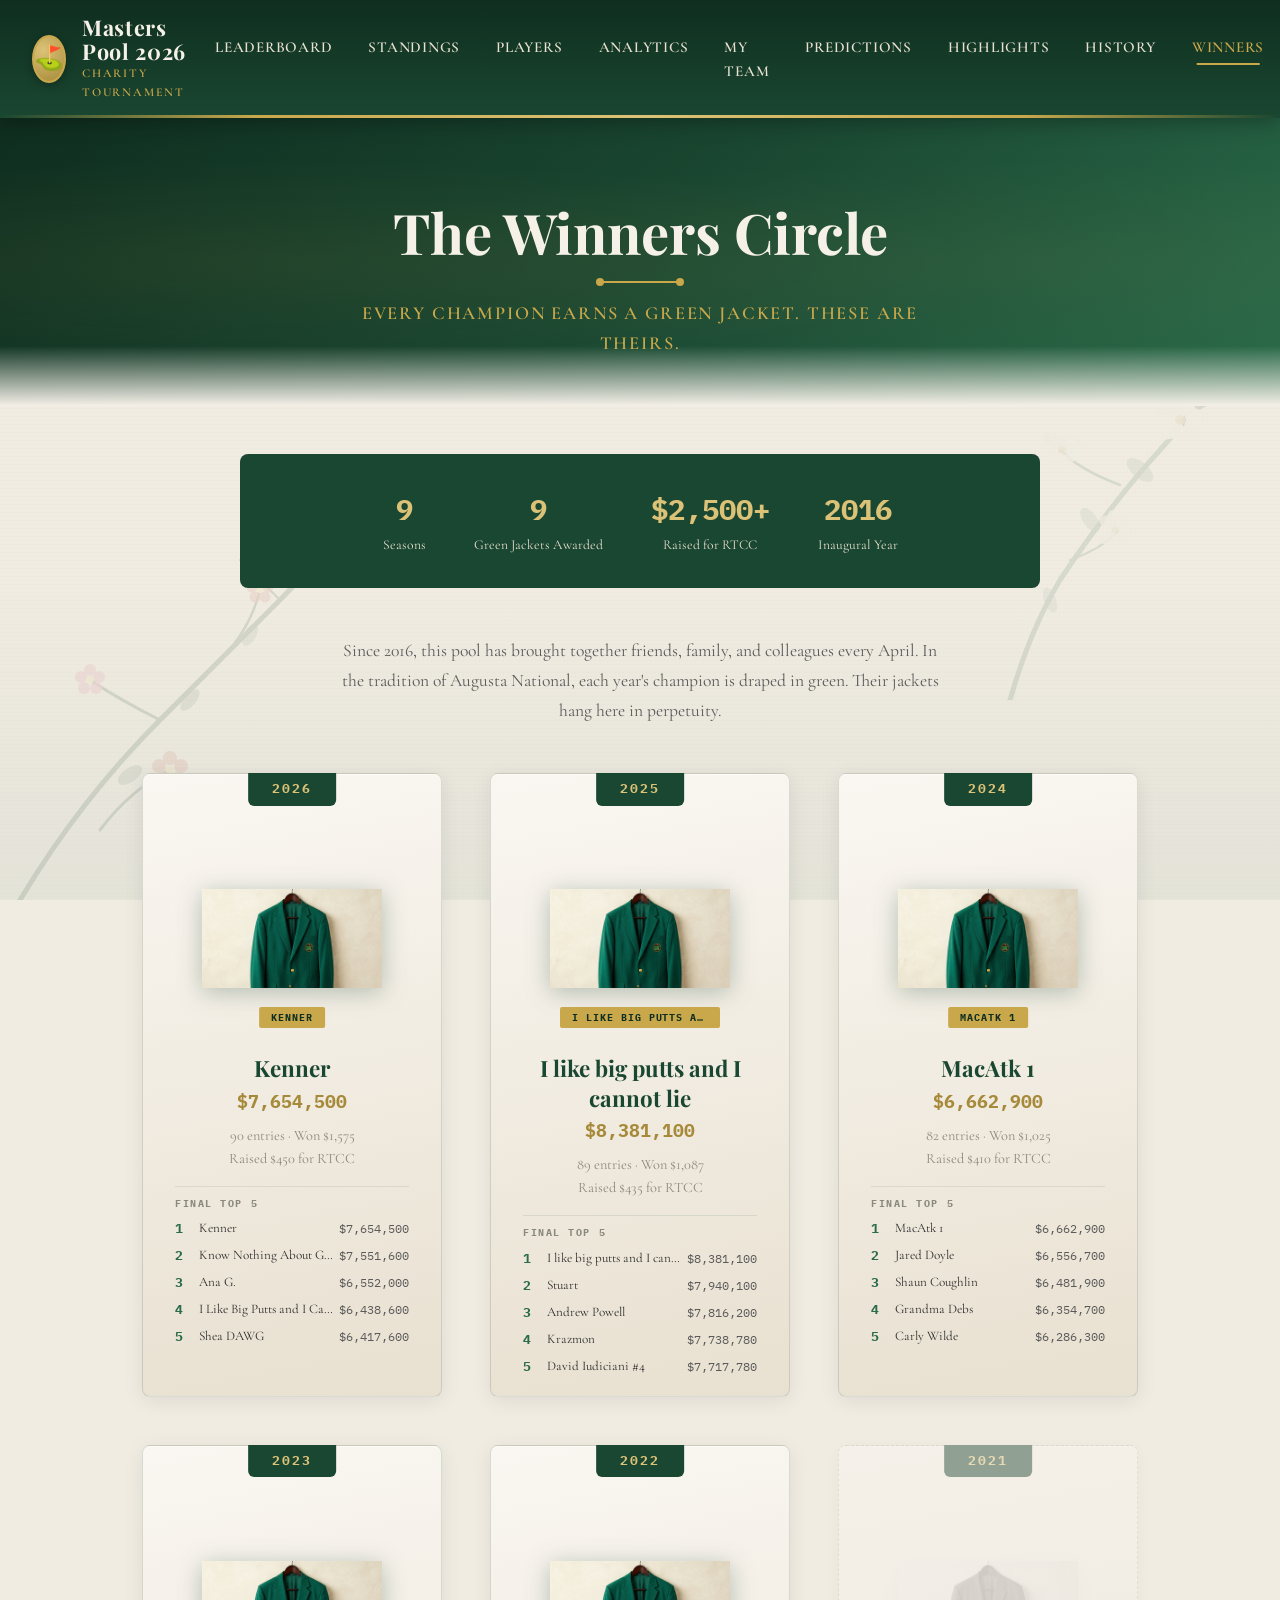
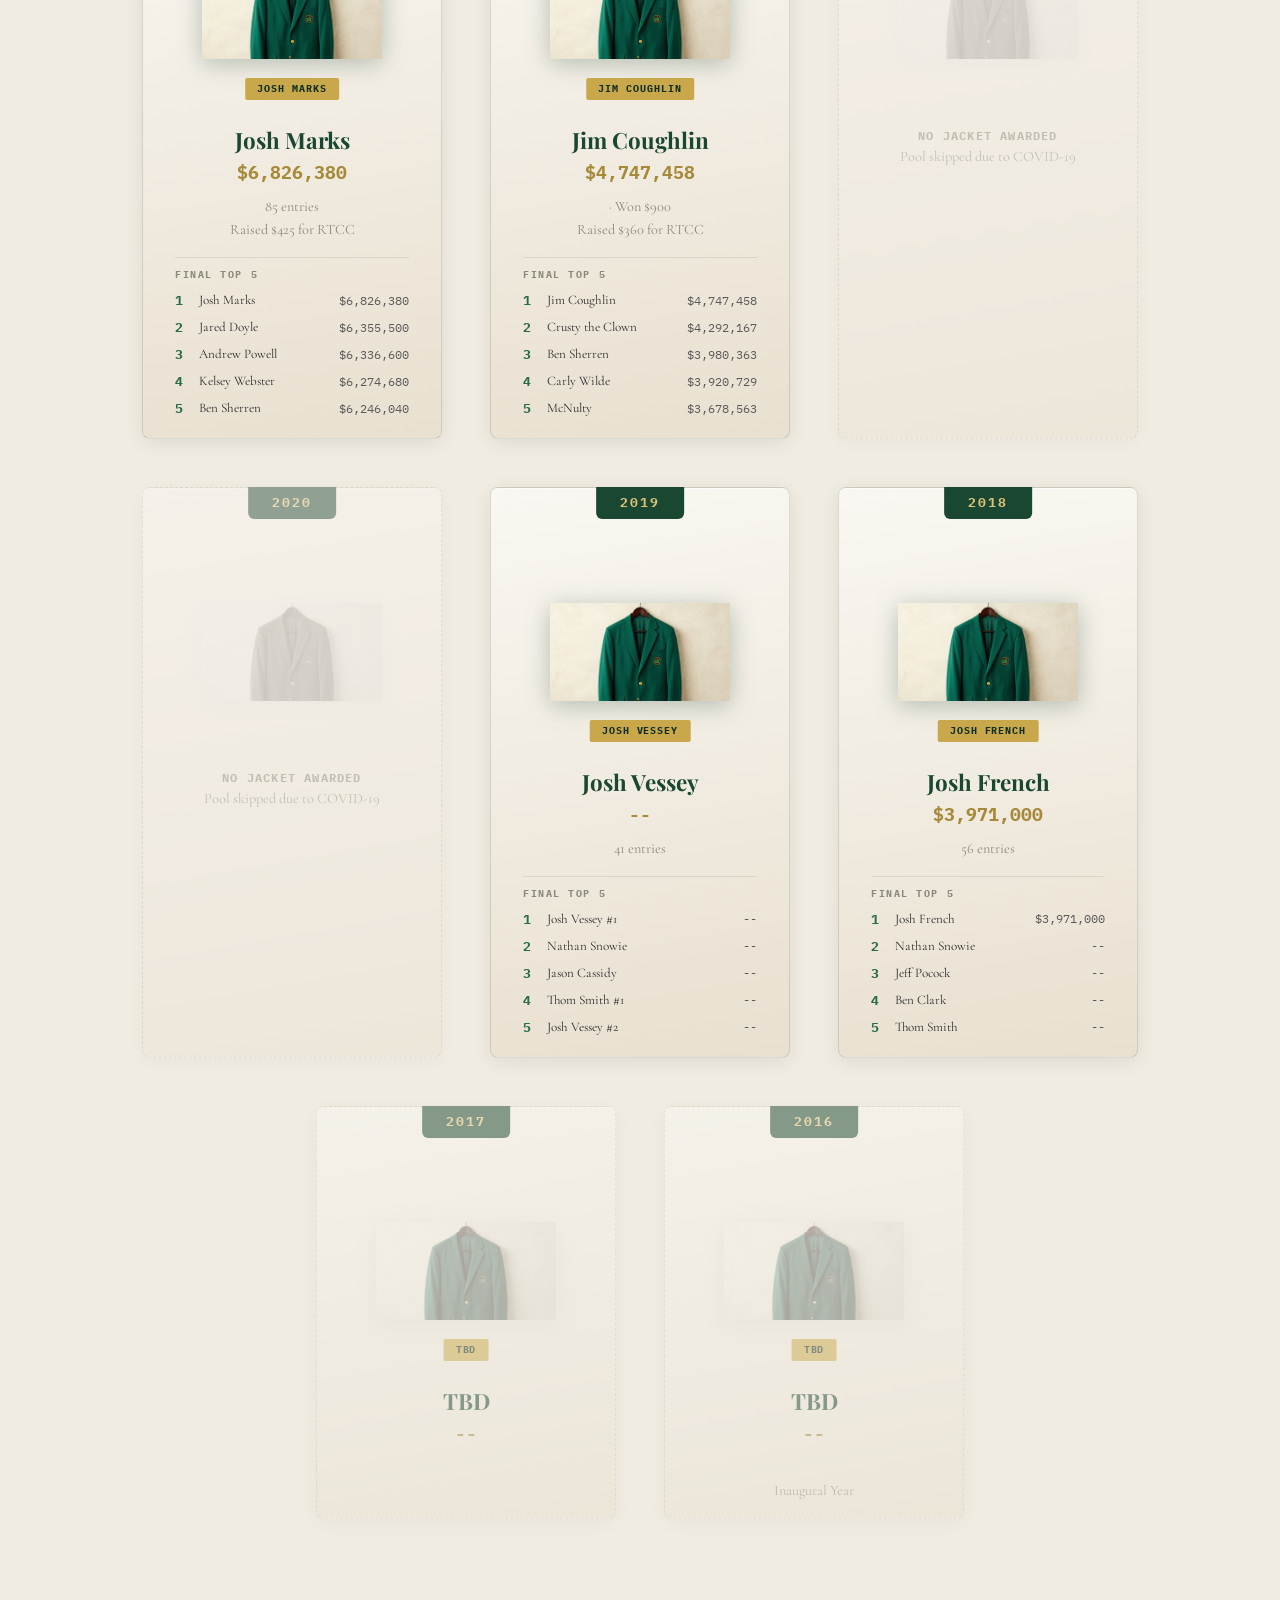
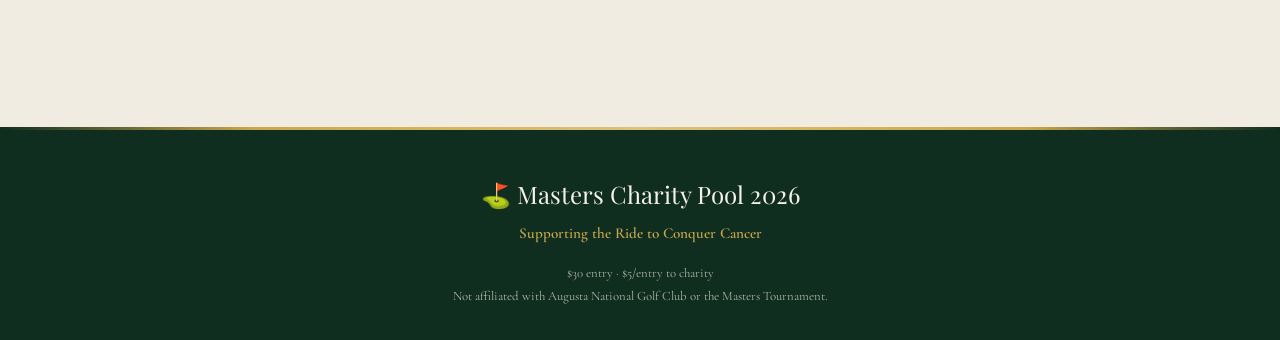
<file: winners.html>
<!DOCTYPE html>
<html lang="en">
<head>
  <meta charset="UTF-8">
  <meta name="viewport" content="width=device-width, initial-scale=1.0">
  <title>Winners Circle — Masters Charity Pool</title>
  <meta name="description" content="The Winners Circle. Every Masters Charity Pool champion, immortalized in green.">
  <link rel="preconnect" href="https://fonts.googleapis.com">
  <link rel="preconnect" href="https://fonts.gstatic.com" crossorigin>
  <link href="https://fonts.googleapis.com/css2?family=Cormorant+Garamond:ital,wght@0,400;0,600;0,700;1,400&family=IBM+Plex+Mono:wght@400;600;700&family=Playfair+Display:ital,wght@0,400;0,700;0,900;1,400&display=swap" rel="stylesheet">
  <link rel="stylesheet" href="styles/main.css">
  <style>
    /* ── Winners Circle Styles ── */

    .winners-intro {
      text-align: center;
      max-width: 600px;
      margin: 0 auto var(--space-xl);
      font-family: var(--font-body);
      font-size: 1.1rem;
      color: var(--text-secondary);
      line-height: 1.7;
    }

    /* Trophy room layout */
    .trophy-room {
      display: flex;
      flex-wrap: wrap;
      justify-content: center;
      gap: var(--space-xl);
      max-width: 1100px;
      margin: 0 auto var(--space-2xl);
      padding: 0 var(--space-md);
    }

    /* Individual jacket display */
    .jacket-case {
      position: relative;
      width: 300px;
      background: linear-gradient(170deg, var(--cream-light) 0%, var(--cream-dark) 100%);
      border: 1px solid rgba(26, 71, 49, 0.15);
      border-radius: 8px;
      padding: var(--space-lg) var(--space-lg) var(--space-md);
      text-align: center;
      box-shadow:
        0 4px 20px rgba(0,0,0,0.08),
        inset 0 1px 0 rgba(255,255,255,0.6);
      transition: transform var(--transition-medium), box-shadow var(--transition-medium);
    }

    .jacket-case:hover {
      transform: translateY(-4px);
      box-shadow:
        0 8px 32px rgba(0,0,0,0.12),
        inset 0 1px 0 rgba(255,255,255,0.6);
    }

    /* Year ribbon */
    .jacket-year {
      position: absolute;
      top: -1px;
      left: 50%;
      transform: translateX(-50%);
      background: var(--masters-green);
      color: var(--masters-gold-light);
      font-family: var(--font-mono);
      font-size: 0.8rem;
      font-weight: 700;
      letter-spacing: 0.15em;
      padding: 6px 24px;
      border-radius: 0 0 6px 6px;
    }

    /* Green jacket SVG */
    .jacket-display {
      position: relative;
      width: 180px;
      height: 200px;
      margin: var(--space-lg) auto var(--space-md);
    }

    .jacket-img {
      width: 100%;
      height: 100%;
      object-fit: contain;
      filter: drop-shadow(0 4px 12px rgba(26, 71, 49, 0.3));
      border-radius: 4px;
    }

    /* Champion name on the jacket */
    .jacket-nameplate {
      position: absolute;
      bottom: 10px;
      left: 50%;
      transform: translateX(-50%);
      background: var(--masters-gold);
      color: var(--masters-green-deep);
      font-family: var(--font-mono);
      font-size: 0.6rem;
      font-weight: 700;
      letter-spacing: 0.1em;
      text-transform: uppercase;
      padding: 3px 12px;
      border-radius: 2px;
      white-space: nowrap;
      max-width: 160px;
      overflow: hidden;
      text-overflow: ellipsis;
    }

    /* Champion details */
    .champion-name {
      font-family: var(--font-display);
      font-size: 1.4rem;
      font-weight: 700;
      color: var(--masters-green);
      margin-bottom: var(--space-xs);
      line-height: 1.3;
    }

    .champion-earnings {
      font-family: var(--font-mono);
      font-size: 1.1rem;
      font-weight: 700;
      color: var(--masters-gold-dim);
      margin-bottom: var(--space-sm);
    }

    .champion-meta {
      font-family: var(--font-body);
      font-size: 0.9rem;
      color: var(--text-light);
    }

    /* Top 5 mini-leaderboard */
    .jacket-top5 {
      margin-top: var(--space-md);
      padding-top: var(--space-sm);
      border-top: 1px solid rgba(26, 71, 49, 0.1);
      text-align: left;
    }

    .jacket-top5-title {
      font-family: var(--font-mono);
      font-size: 0.65rem;
      font-weight: 700;
      letter-spacing: 0.15em;
      text-transform: uppercase;
      color: var(--text-light);
      margin-bottom: var(--space-xs);
    }

    .top5-row {
      display: flex;
      justify-content: space-between;
      align-items: center;
      padding: 3px 0;
      font-size: 0.82rem;
    }

    .top5-rank {
      font-family: var(--font-mono);
      font-weight: 700;
      color: var(--masters-green-light);
      width: 20px;
      flex-shrink: 0;
    }

    .top5-name {
      font-family: var(--font-body);
      color: var(--text-primary);
      flex: 1;
      padding: 0 var(--space-xs);
      overflow: hidden;
      text-overflow: ellipsis;
      white-space: nowrap;
    }

    .top5-earnings {
      font-family: var(--font-mono);
      font-size: 0.75rem;
      color: var(--text-secondary);
      flex-shrink: 0;
    }

    .top5-row:first-child {
      font-weight: 600;
    }

    /* Empty jacket (future/unknown) */
    .jacket-case.future {
      opacity: 0.5;
      border-style: dashed;
    }

    .jacket-case.future .jacket-img {
      filter: drop-shadow(0 4px 12px rgba(26, 71, 49, 0.15)) grayscale(0.5);
      opacity: 0.6;
    }

    /* Skipped year (COVID) */
    .jacket-case.skipped {
      opacity: 0.45;
      border-style: dashed;
      border-color: rgba(26, 71, 49, 0.2);
    }

    .jacket-case.skipped .jacket-img {
      filter: drop-shadow(0 4px 12px rgba(0,0,0,0.1)) grayscale(1);
      opacity: 0.35;
    }

    .jacket-case.skipped .jacket-nameplate {
      display: none;
    }

    .skipped-label {
      font-family: var(--font-mono);
      font-size: 0.75rem;
      font-weight: 700;
      letter-spacing: 0.1em;
      text-transform: uppercase;
      color: var(--text-light);
      margin-top: var(--space-sm);
    }

    /* Pool stats banner */
    .pool-legacy {
      display: flex;
      justify-content: center;
      gap: var(--space-xl);
      flex-wrap: wrap;
      max-width: 800px;
      margin: 0 auto var(--space-xl);
      padding: var(--space-lg);
      background: var(--masters-green);
      border-radius: 8px;
      color: var(--cream);
    }

    .legacy-stat {
      text-align: center;
    }

    .legacy-stat-value {
      font-family: var(--font-mono);
      font-size: 1.8rem;
      font-weight: 700;
      color: var(--masters-gold-light);
    }

    .legacy-stat-label {
      font-family: var(--font-body);
      font-size: 0.85rem;
      color: var(--cream-dark);
      margin-top: 2px;
    }

    /* Responsive */
    @media (max-width: 720px) {
      .jacket-case { width: 100%; max-width: 340px; }
      .trophy-room { gap: var(--space-lg); }
      .pool-legacy { gap: var(--space-md); padding: var(--space-md); }
      .legacy-stat-value { font-size: 1.4rem; }
    }
  </style>
</head>
<body>
  <header class="site-header">
    <div class="header-inner">
      <a href="index.html" class="site-logo">
        <div class="logo-crest">⛳</div>
        <div class="logo-text">
          <span class="logo-title">Masters Pool 2026</span>
          <span class="logo-subtitle">Charity Tournament</span>
        </div>
      </a>
      <button class="nav-toggle" aria-label="Toggle navigation" onclick="document.querySelector('.main-nav').classList.toggle('open')">
        <span></span><span></span><span></span>
      </button>
      <nav class="main-nav">
        <ul>
          <li><a href="index.html">Leaderboard</a></li>
          <li><a href="standings.html">Standings</a></li>
          <li><a href="players.html">Players</a></li>
          <li><a href="analytics.html">Analytics</a></li>
          <li><a href="myteam.html">My Team</a></li>
          <li><a href="predictions.html">Predictions</a></li>
          <li><a href="highlights.html">Highlights</a></li>
          <li><a href="history.html">History</a></li>
          <li><a href="winners.html" class="active">Winners</a></li>
          <li><a href="game.html">Mini Golf</a></li>
        </ul>
      </nav>
    </div>
  </header>

  <div class="page-botanical-right" aria-hidden="true"></div>

  <section class="page-hero">
    <h1>The Winners Circle</h1>
    <div class="hero-divider"></div>
    <p class="hero-subtitle">Every champion earns a green jacket. These are theirs.</p>
  </section>

  <main class="main-content">

    <!-- Pool Legacy Stats -->
    <div class="pool-legacy">
      <div class="legacy-stat">
        <div class="legacy-stat-value">9</div>
        <div class="legacy-stat-label">Seasons</div>
      </div>
      <div class="legacy-stat">
        <div class="legacy-stat-value">9</div>
        <div class="legacy-stat-label">Green Jackets Awarded</div>
      </div>
      <div class="legacy-stat">
        <div class="legacy-stat-value">$2,500+</div>
        <div class="legacy-stat-label">Raised for RTCC</div>
      </div>
      <div class="legacy-stat">
        <div class="legacy-stat-value">2016</div>
        <div class="legacy-stat-label">Inaugural Year</div>
      </div>
    </div>

    <p class="winners-intro">
      Since 2016, this pool has brought together friends, family, and colleagues every April.
      In the tradition of Augusta National, each year's champion is draped in green.
      Their jackets hang here in perpetuity.
    </p>

    <!-- Trophy Room -->
    <div class="trophy-room" id="trophy-room"></div>

  </main>

  <footer class="site-footer">
    <div class="footer-inner">
      <div class="footer-logo">⛳ Masters Charity Pool 2026</div>
      <div class="footer-charity">Supporting the Ride to Conquer Cancer</div>
      <div class="footer-note">
        $30 entry &middot; $5/entry to charity<br>
        Not affiliated with Augusta National Golf Club or the Masters Tournament.
      </div>
    </div>
  </footer>

  <script src="data/pool-2024.js"></script>
  <script src="data/pool-2025.js"></script>
  <script src="data/pool-2026.js"></script>
  <script>
    // ── Winners data ──
    // Full data from pool files for 2024, 2025, and 2026; manual entries for earlier years
    const champions = [
      {
        year: 2026,
        name: 'Kenner',
        earnings: 7654500,
        entries: 90,
        prizeWon: '$1,575',
        charityRaised: '$450',
        top5: getTop5(pool2026),
      },
      {
        year: 2025,
        name: 'I like big putts and I cannot lie',
        earnings: 8381100,
        entries: 89,
        prizeWon: '$1,087',
        charityRaised: '$435',
        top5: getTop5(pool2025),
      },
      {
        year: 2024,
        name: 'MacAtk 1',
        earnings: 6662900,
        entries: 82,
        prizeWon: '$1,025',
        charityRaised: '$410',
        top5: getTop5(pool2024),
      },
      {
        year: 2023,
        name: 'Josh Marks',
        earnings: 6826380,
        entries: 85,
        prizeWon: null,
        charityRaised: '$425',
        top5: [
          { rank: 1, name: 'Josh Marks', earnings: 6826380 },
          { rank: 2, name: 'Jared Doyle', earnings: 6355500 },
          { rank: 3, name: 'Andrew Powell', earnings: 6336600 },
          { rank: 4, name: 'Kelsey Webster', earnings: 6274680 },
          { rank: 5, name: 'Ben Sherren', earnings: 6246040 },
        ],
      },
      {
        year: 2022,
        name: 'Jim Coughlin',
        earnings: 4747458,
        entries: null,
        prizeWon: '$900',
        charityRaised: '$360',
        top5: [
          { rank: 1, name: 'Jim Coughlin', earnings: 4747458 },
          { rank: 2, name: 'Crusty the Clown', earnings: 4292167 },
          { rank: 3, name: 'Ben Sherren', earnings: 3980363 },
          { rank: 4, name: 'Carly Wilde', earnings: 3920729 },
          { rank: 5, name: 'McNulty', earnings: 3678563 },
        ],
      },
      {
        year: 2021,
        name: 'No Pool',
        earnings: null,
        entries: null,
        prizeWon: null,
        top5: null,
        note: 'Pool skipped due to COVID-19',
        skipped: true,
      },
      {
        year: 2020,
        name: 'No Pool',
        earnings: null,
        entries: null,
        prizeWon: null,
        top5: null,
        note: 'Pool skipped due to COVID-19',
        skipped: true,
      },
      {
        year: 2019,
        name: 'Josh Vessey',
        earnings: null,
        entries: 41,
        prizeWon: null,
        top5: [
          { rank: 1, name: 'Josh Vessey #1', earnings: null },
          { rank: 2, name: 'Nathan Snowie', earnings: null },
          { rank: 3, name: 'Jason Cassidy', earnings: null },
          { rank: 4, name: 'Thom Smith #1', earnings: null },
          { rank: 5, name: 'Josh Vessey #2', earnings: null },
        ],
      },
      {
        year: 2018,
        name: 'Josh French',
        earnings: 3971000,
        entries: 56,
        prizeWon: null,
        top5: [
          { rank: 1, name: 'Josh French', earnings: 3971000 },
          { rank: 2, name: 'Nathan Snowie', earnings: null },
          { rank: 3, name: 'Jeff Pocock', earnings: null },
          { rank: 4, name: 'Ben Clark', earnings: null },
          { rank: 5, name: 'Thom Smith', earnings: null },
        ],
      },
      {
        year: 2017,
        name: 'TBD',
        earnings: null,
        entries: null,
        prizeWon: null,
        top5: null,
      },
      {
        year: 2016,
        name: 'TBD',
        earnings: null,
        entries: null,
        prizeWon: null,
        top5: null,
        note: 'Inaugural Year',
      },
    ];

    function getTop5(pool) {
      if (!pool || !pool.entries) return null;
      return pool.entries
        .sort((a, b) => a.finalRank - b.finalRank)
        .slice(0, 5)
        .map(e => ({ name: e.name, earnings: e.totalEarnings, rank: e.finalRank }));
    }

    function fmtMoney(cents) {
      if (!cents) return '--';
      return '$' + (cents / 100).toLocaleString('en-US', { minimumFractionDigits: 0, maximumFractionDigits: 0 });
    }

    // The data is already in dollars, not cents
    function fmtEarnings(val) {
      if (!val) return '--';
      return '$' + val.toLocaleString('en-US');
    }

    function jacketImage() {
      return `<img class="jacket-img" src="images/green-jacket-web.png" alt="Green Jacket" loading="lazy">`;
    }

    function renderChampion(champ) {
      const isSkipped = champ.skipped;
      const isFuture = !champ.earnings && champ.name === 'TBD';
      const caseClass = isSkipped ? 'jacket-case skipped' : isFuture ? 'jacket-case future' : 'jacket-case';

      let top5HTML = '';
      if (champ.top5) {
        const rows = champ.top5.map(e =>
          `<div class="top5-row">
            <span class="top5-rank">${e.rank}</span>
            <span class="top5-name">${e.name}</span>
            <span class="top5-earnings">${fmtEarnings(e.earnings)}</span>
          </div>`
        ).join('');
        top5HTML = `
          <div class="jacket-top5">
            <div class="jacket-top5-title">Final Top 5</div>
            ${rows}
          </div>`;
      }

      const displayName = champ.name.length > 20
        ? champ.name.substring(0, 18) + '...'
        : champ.name;

      if (isSkipped) {
        return `
          <div class="${caseClass}">
            <div class="jacket-year">${champ.year}</div>
            <div class="jacket-display">
              ${jacketImage()}
            </div>
            <div class="skipped-label">No jacket awarded</div>
            <div class="champion-meta">${champ.note || ''}</div>
          </div>`;
      }

      return `
        <div class="${caseClass}">
          <div class="jacket-year">${champ.year}</div>
          <div class="jacket-display">
            ${jacketImage()}
            <div class="jacket-nameplate">${displayName}</div>
          </div>
          <div class="champion-name">${champ.name}</div>
          <div class="champion-earnings">${fmtEarnings(champ.earnings)}</div>
          <div class="champion-meta">
            ${champ.entries ? champ.entries + ' entries' : ''}
            ${champ.prizeWon ? ' &middot; Won ' + champ.prizeWon : ''}
            ${champ.charityRaised ? '<br>Raised ' + champ.charityRaised + ' for RTCC' : ''}
            ${champ.note ? '<br>' + champ.note : ''}
          </div>
          ${top5HTML}
        </div>`;
    }

    // Render all jackets
    const room = document.getElementById('trophy-room');
    room.innerHTML = champions.map(renderChampion).join('');
  </script>
</body>
</html>
</file>
<file: styles/main.css>
/* ============================================
   MASTERS CHARITY POOL 2026 — Main Stylesheet
   Augusta National meets luxury sports editorial
   ============================================ */

/* --- CSS Custom Properties --- */
:root {
  /* Augusta palette */
  --masters-green: #1a4731;
  --masters-green-deep: #0f2e1f;
  --masters-green-light: #2a6b4a;
  --masters-gold: #c9a84c;
  --masters-gold-light: #dcc277;
  --masters-gold-dim: #a68a3a;
  --cream: #f5f0e8;
  --cream-dark: #e8e0d0;
  --cream-light: #faf7f2;
  --parchment: #ede7d9;
  --augusta-yellow: #fff2cc;
  --augusta-yellow-deep: #f5e6a3;
  --scoreboard-green: #355e3b;
  --white: #ffffff;
  --black: #1a1a1a;
  --text-primary: #2c2c2c;
  --text-secondary: #5a5a5a;
  --text-light: #8a8a7a;
  --red-movement: #c0392b;
  --green-movement: #27ae60;

  /* Typography */
  --font-display: 'Playfair Display', 'Georgia', serif;
  --font-body: 'Cormorant Garamond', 'Garamond', serif;
  --font-mono: 'IBM Plex Mono', 'Courier New', monospace;

  /* Spacing */
  --space-xs: 0.25rem;
  --space-sm: 0.5rem;
  --space-md: 1rem;
  --space-lg: 2rem;
  --space-xl: 3rem;
  --space-2xl: 5rem;

  /* Transitions */
  --transition-fast: 0.2s ease;
  --transition-medium: 0.4s ease;
  --transition-slow: 0.8s ease;
}

/* --- Reset & Base --- */
*, *::before, *::after {
  margin: 0;
  padding: 0;
  box-sizing: border-box;
}

html {
  font-size: 16px;
  scroll-behavior: smooth;
  -webkit-font-smoothing: antialiased;
  -moz-osx-font-smoothing: grayscale;
}

body {
  font-family: var(--font-body);
  font-size: 1.125rem;
  line-height: 1.6;
  color: var(--text-primary);
  background-color: #f0ece2;
  min-height: 100vh;
  position: relative;
  overflow-x: hidden;
}

/* ---- Background: Augusta fairway gradient ---- */
body::before {
  content: '';
  position: fixed;
  inset: 0;
  pointer-events: none;
  z-index: 0;
  background:
    /* Soft top-to-bottom fairway tint */
    linear-gradient(
      180deg,
      rgba(26, 71, 49, 0.07) 0%,
      rgba(240, 236, 226, 0) 35%,
      rgba(240, 236, 226, 0) 65%,
      rgba(26, 71, 49, 0.05) 100%
    ),
    /* Parchment grain lines */
    repeating-linear-gradient(
      0deg, transparent, transparent 3px,
      rgba(0,0,0,0.006) 3px, rgba(0,0,0,0.006) 4px
    ),
    repeating-linear-gradient(
      90deg, transparent, transparent 3px,
      rgba(0,0,0,0.004) 3px, rgba(0,0,0,0.004) 4px
    );
}

/* ---- Botanical SVG overlays (azalea + magnolia) ---- */
/* Left side — azalea branch sweeping in from bottom-left */
body::after {
  content: '';
  position: fixed;
  bottom: 0;
  left: 0;
  width: 340px;
  height: 420px;
  pointer-events: none;
  z-index: 0;
  opacity: 0.13;
  background-image: url("data:image/svg+xml,%3Csvg xmlns='http://www.w3.org/2000/svg' viewBox='0 0 340 420'%3E%3C!-- Main branch --%3E%3Cpath d='M20 420 Q80 320 160 240 Q220 180 280 120 Q310 90 330 60' stroke='%231a4731' stroke-width='5' fill='none' stroke-linecap='round'/%3E%3C!-- Sub branches --%3E%3Cpath d='M100 350 Q130 310 170 290' stroke='%231a4731' stroke-width='3' fill='none' stroke-linecap='round'/%3E%3Cpath d='M160 240 Q120 220 90 200' stroke='%231a4731' stroke-width='3' fill='none' stroke-linecap='round'/%3E%3Cpath d='M220 180 Q250 150 260 110' stroke='%231a4731' stroke-width='2.5' fill='none' stroke-linecap='round'/%3E%3Cpath d='M280 120 Q260 100 240 80' stroke='%231a4731' stroke-width='2' fill='none' stroke-linecap='round'/%3E%3C!-- Azalea flowers (5-petal) at branch tips --%3E%3Cg transform='translate(170,290)'%3E%3Ccircle cx='0' cy='-12' r='7' fill='%23c0392b' opacity='0.7'/%3E%3Ccircle cx='11' cy='-4' r='7' fill='%23c0392b' opacity='0.7'/%3E%3Ccircle cx='7' cy='9' r='7' fill='%23c0392b' opacity='0.7'/%3E%3Ccircle cx='-7' cy='9' r='7' fill='%23c0392b' opacity='0.7'/%3E%3Ccircle cx='-11' cy='-4' r='7' fill='%23c0392b' opacity='0.7'/%3E%3Ccircle cx='0' cy='0' r='4' fill='%23f5d87a'/%3E%3C/g%3E%3Cg transform='translate(90,200)'%3E%3Ccircle cx='0' cy='-10' r='6' fill='%23e74c8b' opacity='0.65'/%3E%3Ccircle cx='9' cy='-3' r='6' fill='%23e74c8b' opacity='0.65'/%3E%3Ccircle cx='6' cy='8' r='6' fill='%23e74c8b' opacity='0.65'/%3E%3Ccircle cx='-6' cy='8' r='6' fill='%23e74c8b' opacity='0.65'/%3E%3Ccircle cx='-9' cy='-3' r='6' fill='%23e74c8b' opacity='0.65'/%3E%3Ccircle cx='0' cy='0' r='3.5' fill='%23f5d87a'/%3E%3C/g%3E%3Cg transform='translate(260,110)'%3E%3Ccircle cx='0' cy='-9' r='5.5' fill='%23c0392b' opacity='0.6'/%3E%3Ccircle cx='8' cy='-3' r='5.5' fill='%23c0392b' opacity='0.6'/%3E%3Ccircle cx='5' cy='7' r='5.5' fill='%23c0392b' opacity='0.6'/%3E%3Ccircle cx='-5' cy='7' r='5.5' fill='%23c0392b' opacity='0.6'/%3E%3Ccircle cx='-8' cy='-3' r='5.5' fill='%23c0392b' opacity='0.6'/%3E%3Ccircle cx='0' cy='0' r='3' fill='%23f5d87a'/%3E%3C/g%3E%3C!-- Leaves along main branch --%3E%3Cellipse cx='130' cy='295' rx='14' ry='7' fill='%231a4731' opacity='0.5' transform='rotate(-35,130,295)'/%3E%3Cellipse cx='190' cy='220' rx='13' ry='6' fill='%231a4731' opacity='0.5' transform='rotate(-50,190,220)'/%3E%3Cellipse cx='250' cy='155' rx='12' ry='6' fill='%231a4731' opacity='0.45' transform='rotate(-60,250,155)'/%3E%3Cellipse cx='300' cy='90' rx='10' ry='5' fill='%231a4731' opacity='0.4' transform='rotate(-70,300,90)'/%3E%3C/svg%3E");
  background-repeat: no-repeat;
  background-size: contain;
  background-position: bottom left;
}

/* Right side — magnolia branch from top-right (separate element via .page-botanical) */
.page-botanical-right {
  position: fixed;
  top: 320px;
  right: 0;
  width: 300px;
  height: 380px;
  pointer-events: none;
  z-index: 0;
  opacity: 0.11;
  background-image: url("data:image/svg+xml,%3Csvg xmlns='http://www.w3.org/2000/svg' viewBox='0 0 300 380'%3E%3C!-- Main branch top-right sweeping down-left --%3E%3Cpath d='M300 0 Q240 60 180 130 Q130 185 80 260 Q50 310 30 380' stroke='%231a4731' stroke-width='5' fill='none' stroke-linecap='round'/%3E%3Cpath d='M200 100 Q230 80 260 70' stroke='%231a4731' stroke-width='3' fill='none' stroke-linecap='round'/%3E%3Cpath d='M140 165 Q100 150 80 130' stroke='%231a4731' stroke-width='2.5' fill='none' stroke-linecap='round'/%3E%3Cpath d='M90 240 Q120 230 140 210' stroke='%231a4731' stroke-width='2' fill='none' stroke-linecap='round'/%3E%3C!-- Magnolia blooms (cup-shaped, cream petals) --%3E%3Cg transform='translate(200,100)'%3E%3Cellipse cx='0' cy='-14' rx='8' ry='14' fill='%23f5f0e8' opacity='0.9' transform='rotate(-15)'/%3E%3Cellipse cx='13' cy='-5' rx='8' ry='14' fill='%23f0e8d8' opacity='0.85' transform='rotate(30)'/%3E%3Cellipse cx='8' cy='12' rx='8' ry='14' fill='%23f5f0e8' opacity='0.9' transform='rotate(75)'/%3E%3Cellipse cx='-8' cy='12' rx='8' ry='14' fill='%23ede5d5' opacity='0.85' transform='rotate(105)'/%3E%3Cellipse cx='-13' cy='-5' rx='8' ry='14' fill='%23f5f0e8' opacity='0.9' transform='rotate(150)'/%3E%3Ccircle cx='0' cy='0' r='5' fill='%23c9a84c' opacity='0.8'/%3E%3C/g%3E%3Cg transform='translate(82,130)'%3E%3Cellipse cx='0' cy='-12' rx='7' ry='12' fill='%23f5f0e8' opacity='0.85' transform='rotate(-20)'/%3E%3Cellipse cx='11' cy='-4' rx='7' ry='12' fill='%23f0e8d8' opacity='0.8' transform='rotate(25)'/%3E%3Cellipse cx='7' cy='10' rx='7' ry='12' fill='%23f5f0e8' opacity='0.85' transform='rotate(70)'/%3E%3Cellipse cx='-7' cy='10' rx='7' ry='12' fill='%23ede5d5' opacity='0.8' transform='rotate(110)'/%3E%3Cellipse cx='-11' cy='-4' rx='7' ry='12' fill='%23f5f0e8' opacity='0.85' transform='rotate(155)'/%3E%3Ccircle cx='0' cy='0' r='4' fill='%23c9a84c' opacity='0.75'/%3E%3C/g%3E%3Cg transform='translate(135,210)'%3E%3Cellipse cx='0' cy='-10' rx='6' ry='10' fill='%23f5f0e8' opacity='0.8' transform='rotate(-10)'/%3E%3Cellipse cx='9' cy='-3' rx='6' ry='10' fill='%23f0e8d8' opacity='0.75' transform='rotate(32)'/%3E%3Cellipse cx='6' cy='8' rx='6' ry='10' fill='%23f5f0e8' opacity='0.8' transform='rotate(74)'/%3E%3Cellipse cx='-6' cy='8' rx='6' ry='10' fill='%23ede5d5' opacity='0.75' transform='rotate(106)'/%3E%3Cellipse cx='-9' cy='-3' rx='6' ry='10' fill='%23f5f0e8' opacity='0.8' transform='rotate(148)'/%3E%3Ccircle cx='0' cy='0' r='3.5' fill='%23c9a84c' opacity='0.7'/%3E%3C/g%3E%3C!-- Leaves --%3E%3Cellipse cx='160' cy='150' rx='16' ry='8' fill='%231a4731' opacity='0.5' transform='rotate(40,160,150)'/%3E%3Cellipse cx='110' cy='200' rx='14' ry='7' fill='%231a4731' opacity='0.45' transform='rotate(55,110,200)'/%3E%3Cellipse cx='70' cy='280' rx='13' ry='6' fill='%231a4731' opacity='0.4' transform='rotate(70,70,280)'/%3E%3C/svg%3E");
  background-repeat: no-repeat;
  background-size: contain;
  background-position: top right;
}

/* --- Typography --- */
h1, h2, h3, h4, h5, h6 {
  font-family: var(--font-display);
  font-weight: 700;
  line-height: 1.2;
  color: var(--masters-green);
  text-wrap: balance;
}

h1 { font-size: clamp(2rem, 5vw, 3.5rem); }
h2 { font-size: clamp(1.5rem, 3.5vw, 2.5rem); }
h3 { font-size: clamp(1.25rem, 2.5vw, 1.75rem); }

a {
  color: var(--masters-green);
  text-decoration: none;
  transition: color var(--transition-fast);
}

a:hover {
  color: var(--masters-gold);
}

/* --- Site Header --- */
.site-header {
  background: linear-gradient(180deg, var(--masters-green-deep) 0%, var(--masters-green) 100%);
  padding: var(--space-md) 0;
  position: sticky;
  top: 0;
  z-index: 1000;
  box-shadow: 0 4px 20px rgba(0,0,0,0.3);
}

.site-header::after {
  content: '';
  position: absolute;
  bottom: 0;
  left: 0;
  right: 0;
  height: 3px;
  background: linear-gradient(90deg, 
    transparent 0%, 
    var(--masters-gold) 20%, 
    var(--masters-gold-light) 50%, 
    var(--masters-gold) 80%, 
    transparent 100%
  );
}

.header-inner {
  max-width: 1280px;
  margin: 0 auto;
  padding: 0 var(--space-lg);
  display: flex;
  align-items: center;
  justify-content: space-between;
}

.site-logo {
  display: flex;
  align-items: center;
  gap: var(--space-md);
}

.logo-crest {
  width: 48px;
  height: 48px;
  border-radius: 50%;
  background: radial-gradient(circle at 30% 30%, var(--masters-gold-light), var(--masters-gold-dim));
  display: flex;
  align-items: center;
  justify-content: center;
  font-size: 1.5rem;
  box-shadow: 0 2px 8px rgba(0,0,0,0.3);
  border: 2px solid var(--masters-gold);
}

.logo-text {
  display: flex;
  flex-direction: column;
}

.logo-title {
  font-family: var(--font-display);
  font-size: 1.35rem;
  font-weight: 700;
  color: var(--cream);
  letter-spacing: 0.03em;
  line-height: 1.1;
}

.logo-subtitle {
  font-family: var(--font-body);
  font-size: 0.75rem;
  color: var(--masters-gold);
  letter-spacing: 0.15em;
  text-transform: uppercase;
  font-weight: 600;
}

/* --- Navigation --- */
.main-nav ul {
  display: flex;
  list-style: none;
  gap: var(--space-xs);
}

.main-nav a {
  display: block;
  padding: 10px var(--space-md);
  color: var(--cream-dark);
  font-family: var(--font-body);
  font-size: 0.95rem;
  font-weight: 600;
  letter-spacing: 0.05em;
  text-transform: uppercase;
  border-radius: 4px;
  transition: color var(--transition-fast), background-color var(--transition-fast);
  position: relative;
  min-height: 44px;
  display: flex;
  align-items: center;
}

.main-nav a::after {
  content: '';
  position: absolute;
  bottom: 4px;
  left: 50%;
  transform: translateX(-50%);
  width: 0;
  height: 2px;
  background: var(--masters-gold);
  transition: width var(--transition-medium);
}

.main-nav a:hover::after,
.main-nav a.active::after {
  width: 60%;
}

.main-nav a:hover {
  color: var(--white);
}

.main-nav a.active {
  color: var(--masters-gold);
}

/* Mobile nav toggle */
.nav-toggle {
  display: none;
  background: none;
  border: none;
  cursor: pointer;
  padding: var(--space-sm);
}

.nav-toggle span {
  display: block;
  width: 24px;
  height: 2px;
  background: var(--cream);
  margin: 5px 0;
  transition: transform var(--transition-fast), opacity var(--transition-fast);
}

/* --- Page Hero --- */
.page-hero {
  background: linear-gradient(135deg, var(--masters-green-deep) 0%, var(--masters-green) 50%, var(--masters-green-light) 100%);
  padding: var(--space-2xl) 0 var(--space-xl);
  text-align: center;
  position: relative;
  overflow: hidden;
}

.page-hero::before {
  content: '';
  position: absolute;
  top: 0;
  left: 0;
  right: 0;
  bottom: 0;
  background: 
    radial-gradient(ellipse at 20% 50%, rgba(201,168,76,0.08) 0%, transparent 50%),
    radial-gradient(ellipse at 80% 50%, rgba(201,168,76,0.06) 0%, transparent 50%);
  pointer-events: none;
}

.page-hero::after {
  content: '';
  position: absolute;
  bottom: 0;
  left: 0;
  right: 0;
  height: 60px;
  background: linear-gradient(to top, var(--cream), transparent);
}

.page-hero h1 {
  color: var(--cream);
  margin-bottom: var(--space-sm);
  position: relative;
  z-index: 1;
}

.page-hero .hero-subtitle {
  color: var(--masters-gold);
  font-family: var(--font-body);
  font-size: 1.15rem;
  font-weight: 600;
  letter-spacing: 0.1em;
  text-transform: uppercase;
  position: relative;
  z-index: 1;
  max-width: 600px;
  margin-left: auto;
  margin-right: auto;
}

.hero-divider {
  width: 80px;
  height: 2px;
  background: var(--masters-gold);
  margin: var(--space-md) auto;
  position: relative;
  z-index: 1;
}

.hero-divider::before,
.hero-divider::after {
  content: '';
  position: absolute;
  top: -3px;
  width: 8px;
  height: 8px;
  background: var(--masters-gold);
  border-radius: 50%;
}

.hero-divider::before { left: -4px; }
.hero-divider::after { right: -4px; }

/* --- Charity Banner --- */
.charity-banner {
  background: var(--masters-gold);
  padding: var(--space-sm) var(--space-md);
  text-align: center;
  font-family: var(--font-body);
  font-size: 0.9rem;
  font-weight: 700;
  color: var(--masters-green-deep);
  letter-spacing: 0.05em;
  display: flex;
  justify-content: center;
  align-items: center;
  gap: var(--space-md);
  flex-wrap: wrap;
}

.charity-banner span {
  display: inline-flex;
  align-items: center;
  gap: var(--space-sm);
}

.enter-pool-link {
  display: inline-block;
  padding: 10px 16px;
  background: var(--masters-green-deep);
  color: var(--masters-gold);
  font-family: 'IBM Plex Mono', monospace;
  font-size: 0.72rem;
  font-weight: 700;
  letter-spacing: 0.1em;
  text-transform: uppercase;
  border-radius: 3px;
  text-decoration: none;
  transition: background-color 0.15s;
  min-height: 44px;
  line-height: 24px;
}

.enter-pool-link:hover {
  background: #1a3520;
  color: #ffffff;
}

/* --- Main Content --- */
.main-content {
  max-width: 1280px;
  margin: 0 auto;
  padding: var(--space-xl) var(--space-lg);
  position: relative;
  z-index: 1;
}

/* --- Section Headers --- */
.section-header {
  text-align: center;
  margin-bottom: var(--space-xl);
}

.section-header h2 {
  margin-bottom: var(--space-sm);
}

.section-header p {
  color: var(--text-secondary);
  font-size: 1.1rem;
  max-width: 600px;
  margin: 0 auto;
}

.section-divider {
  display: flex;
  align-items: center;
  justify-content: center;
  gap: var(--space-md);
  margin: var(--space-sm) 0;
}

.section-divider::before,
.section-divider::after {
  content: '';
  width: 60px;
  height: 1px;
  background: var(--masters-gold);
}

.section-divider .ornament {
  color: var(--masters-gold);
  font-size: 1rem;
}

/* --- Card Styles --- */
.card {
  background: var(--white);
  border-radius: 8px;
  padding: var(--space-lg);
  box-shadow:
    0 1px 3px rgba(0,0,0,0.08),
    0 4px 12px rgba(0,0,0,0.04);
  transition: box-shadow var(--transition-medium), transform var(--transition-medium);
  border: 1px solid rgba(0,0,0,0.06);
}

.card:hover {
  box-shadow: 
    0 4px 12px rgba(0,0,0,0.1),
    0 8px 24px rgba(0,0,0,0.06);
  transform: translateY(-2px);
}

/* --- Stats Grid --- */
.stats-grid {
  display: grid;
  grid-template-columns: repeat(auto-fit, minmax(200px, 1fr));
  gap: var(--space-md);
  margin-bottom: var(--space-xl);
}

.stat-card {
  background: var(--white);
  border-radius: 8px;
  padding: var(--space-lg);
  text-align: center;
  border: 1px solid rgba(0,0,0,0.06);
  position: relative;
  overflow: hidden;
}

.stat-card::before {
  content: '';
  position: absolute;
  top: 0;
  left: 0;
  right: 0;
  height: 3px;
  background: linear-gradient(90deg, var(--masters-green), var(--masters-gold));
}

.stat-value {
  font-family: var(--font-display);
  font-size: 2rem;
  font-weight: 700;
  color: var(--masters-green);
  line-height: 1.1;
  margin-bottom: var(--space-xs);
}

.stat-label {
  font-family: var(--font-body);
  font-size: 0.85rem;
  color: var(--text-secondary);
  text-transform: uppercase;
  letter-spacing: 0.1em;
  font-weight: 600;
}

/* --- Last Updated --- */
.last-updated {
  text-align: center;
  color: var(--text-light);
  font-size: 0.85rem;
  margin-bottom: var(--space-lg);
  font-style: italic;
}

/* ---- Live Reaction Bar ---- */
.reaction-bar {
  max-width: 620px;
  margin: var(--space-md) auto var(--space-lg);
  text-align: center;
}

.reaction-bar-label {
  font-family: var(--font-display);
  font-size: 0.7rem;
  color: var(--text-light);
  text-transform: uppercase;
  letter-spacing: 0.22em;
  margin-bottom: 10px;
}

.reaction-buttons {
  display: flex;
  justify-content: center;
  gap: 10px;
  flex-wrap: wrap;
}

.reaction-btn {
  display: flex;
  flex-direction: column;
  align-items: center;
  gap: 3px;
  padding: 8px 14px;
  border: 1px solid rgba(0,0,0,0.08);
  border-radius: 8px;
  background: var(--white);
  cursor: pointer;
  transition: transform 0.15s, box-shadow 0.15s, border-color 0.15s;
  min-width: 56px;
}

.reaction-btn:hover {
  border-color: var(--masters-gold-dim);
  box-shadow: 0 2px 8px rgba(0,0,0,0.08);
  transform: translateY(-1px);
}

.reaction-btn:active,
.reaction-btn.reacted {
  transform: scale(1.2);
}

.reaction-emoji {
  font-size: 1.4rem;
  line-height: 1;
}

.reaction-count {
  font-family: 'IBM Plex Mono', monospace;
  font-size: 0.68rem;
  font-weight: 700;
  color: var(--text-secondary);
  min-width: 14px;
}

@media (max-width: 480px) {
  .reaction-buttons { gap: 6px; }
  .reaction-btn { padding: 6px 10px; min-width: 46px; }
  .reaction-emoji { font-size: 1.2rem; }
}

/* ---- Countdown Timer ---- */
.countdown-container {
  max-width: 620px;
  margin: 0 auto var(--space-lg);
  text-align: center;
  padding: var(--space-lg) var(--space-md);
}

.countdown-label {
  font-family: var(--font-display);
  font-size: 0.75rem;
  font-weight: 600;
  color: var(--text-secondary);
  text-transform: uppercase;
  letter-spacing: 0.25em;
  margin-bottom: var(--space-md);
}

.countdown-timer {
  display: flex;
  justify-content: center;
  align-items: center;
  gap: 0;
}

.countdown-unit {
  display: flex;
  flex-direction: column;
  align-items: center;
  padding: 0 14px;
}

.countdown-num {
  font-family: 'IBM Plex Mono', monospace;
  font-size: clamp(2rem, 5vw, 3.2rem);
  font-weight: 700;
  color: var(--masters-green);
  line-height: 1;
  letter-spacing: -0.02em;
}

.countdown-text {
  font-family: var(--font-body);
  font-size: 0.65rem;
  color: var(--text-light);
  text-transform: uppercase;
  letter-spacing: 0.2em;
  margin-top: 6px;
}

.countdown-sep {
  font-family: 'IBM Plex Mono', monospace;
  font-size: clamp(1.5rem, 4vw, 2.4rem);
  font-weight: 300;
  color: var(--masters-gold-dim);
  line-height: 1;
  padding-bottom: 18px;
  opacity: 0.5;
}

@media (max-width: 480px) {
  .countdown-unit { padding: 0 8px; }
  .countdown-sep  { padding-bottom: 14px; }
}

/* ---- Music Button ---- */
#music-btn {
  position: fixed;
  bottom: 24px;
  right: 24px;
  z-index: 900;
  width: 44px;
  height: 44px;
  border-radius: 50%;
  background: #1b3425;
  color: rgba(255,255,255,0.75);
  font-size: 1.2rem;
  display: flex;
  align-items: center;
  justify-content: center;
  cursor: pointer;
  box-shadow: 0 4px 14px rgba(0,0,0,0.3);
  transition: background 0.2s, color 0.2s, transform 0.15s;
  user-select: none;
}

#music-btn:hover {
  background: #2a5238;
  color: #ffffff;
  transform: scale(1.08);
}

#music-btn.playing {
  background: #c9a84c;
  color: #1b3425;
  animation: pulse-ring 2.5s ease-in-out infinite;
}

@keyframes pulse-ring {
  0%, 100% { box-shadow: 0 4px 14px rgba(0,0,0,0.3), 0 0 0 0 rgba(201,168,76,0.4); }
  50%       { box-shadow: 0 4px 14px rgba(0,0,0,0.3), 0 0 0 8px rgba(201,168,76,0); }
}

/* --- Footer --- */
.site-footer {
  background: var(--masters-green-deep);
  padding: var(--space-xl) 0 var(--space-lg);
  margin-top: var(--space-2xl);
  position: relative;
}

.site-footer::before {
  content: '';
  position: absolute;
  top: 0;
  left: 0;
  right: 0;
  height: 3px;
  background: linear-gradient(90deg, 
    transparent 0%, 
    var(--masters-gold) 20%, 
    var(--masters-gold-light) 50%, 
    var(--masters-gold) 80%, 
    transparent 100%
  );
}

.footer-inner {
  max-width: 1280px;
  margin: 0 auto;
  padding: 0 var(--space-lg);
  text-align: center;
}

.footer-logo {
  font-family: var(--font-display);
  font-size: 1.5rem;
  color: var(--cream);
  margin-bottom: var(--space-sm);
}

.footer-charity {
  color: var(--masters-gold);
  font-size: 0.95rem;
  font-weight: 600;
  margin-bottom: var(--space-md);
}

.footer-note {
  color: rgba(245, 240, 232, 0.7);
  font-size: 0.8rem;
  line-height: 1.8;
}

.footer-note a {
  color: var(--masters-gold-dim);
}

/* --- Animations --- */
@keyframes fadeInUp {
  from {
    opacity: 0;
    transform: translateY(20px);
  }
  to {
    opacity: 1;
    transform: translateY(0);
  }
}

@keyframes fadeIn {
  from { opacity: 0; }
  to { opacity: 1; }
}

@keyframes slideInLeft {
  from {
    opacity: 0;
    transform: translateX(-30px);
  }
  to {
    opacity: 1;
    transform: translateX(0);
  }
}

@keyframes countUp {
  from { opacity: 0; }
  to { opacity: 1; }
}

@keyframes shimmer {
  0% { background-position: -200% center; }
  100% { background-position: 200% center; }
}

.animate-in {
  animation: fadeInUp 0.6s ease forwards;
  opacity: 0;
}

.animate-in:nth-child(1) { animation-delay: 0.1s; }
.animate-in:nth-child(2) { animation-delay: 0.2s; }
.animate-in:nth-child(3) { animation-delay: 0.3s; }
.animate-in:nth-child(4) { animation-delay: 0.4s; }
.animate-in:nth-child(5) { animation-delay: 0.5s; }
.animate-in:nth-child(6) { animation-delay: 0.6s; }
.animate-in:nth-child(7) { animation-delay: 0.7s; }
.animate-in:nth-child(8) { animation-delay: 0.8s; }
.animate-in:nth-child(9) { animation-delay: 0.9s; }
.animate-in:nth-child(10) { animation-delay: 1.0s; }

/* --- Responsive --- */
@media (max-width: 768px) {
  .header-inner {
    flex-wrap: wrap;
  }

  .nav-toggle {
    display: block;
  }

  .main-nav {
    display: none;
    width: 100%;
    padding-top: var(--space-md);
  }

  .main-nav.open {
    display: block;
  }

  .main-nav ul {
    flex-direction: column;
    gap: 0;
  }

  .main-nav a {
    padding: var(--space-sm) 0;
    border-bottom: 1px solid rgba(255,255,255,0.1);
  }

  .main-nav a::after {
    display: none;
  }

  .page-hero {
    padding: var(--space-xl) 0 var(--space-lg);
  }

  .main-content {
    padding: var(--space-lg) var(--space-md);
  }

  .stats-grid {
    grid-template-columns: repeat(2, 1fr);
  }
}

@media (max-width: 480px) {
  html {
    font-size: 14px;
  }

  .stats-grid {
    grid-template-columns: 1fr 1fr;
    gap: var(--space-sm);
  }

  .stat-card {
    padding: var(--space-md);
  }

  .stat-value {
    font-size: 1.5rem;
  }
}

/* --- Utility Classes --- */
.text-center { text-align: center; }
.text-gold { color: var(--masters-gold); }
.text-green { color: var(--masters-green); }
.mt-lg { margin-top: var(--space-lg); }
.mb-lg { margin-bottom: var(--space-lg); }
.visually-hidden {
  position: absolute;
  width: 1px;
  height: 1px;
  overflow: hidden;
  clip: rect(0,0,0,0);
  white-space: nowrap;
}

/* --- Skip Link --- */
.skip-link:focus {
  position: fixed;
  top: 8px;
  left: 8px;
  z-index: 10000;
  padding: 8px 16px;
  background: var(--masters-green-deep);
  color: var(--masters-gold);
  font-family: var(--font-mono);
  font-size: 0.85rem;
  font-weight: 700;
  border-radius: 4px;
  width: auto;
  height: auto;
  overflow: visible;
  clip: auto;
  white-space: normal;
}

/* --- Focus-Visible --- */
:focus-visible {
  outline: 2px solid var(--masters-gold);
  outline-offset: 2px;
}

.site-header :focus-visible {
  outline-color: var(--masters-gold);
  outline-offset: 2px;
  border-radius: 4px;
}

/* --- Reduced Motion --- */
@media (prefers-reduced-motion: reduce) {
  *, *::before, *::after {
    animation-duration: 0.01ms !important;
    animation-iteration-count: 1 !important;
    transition-duration: 0.01ms !important;
    scroll-behavior: auto !important;
  }
}
</file>
